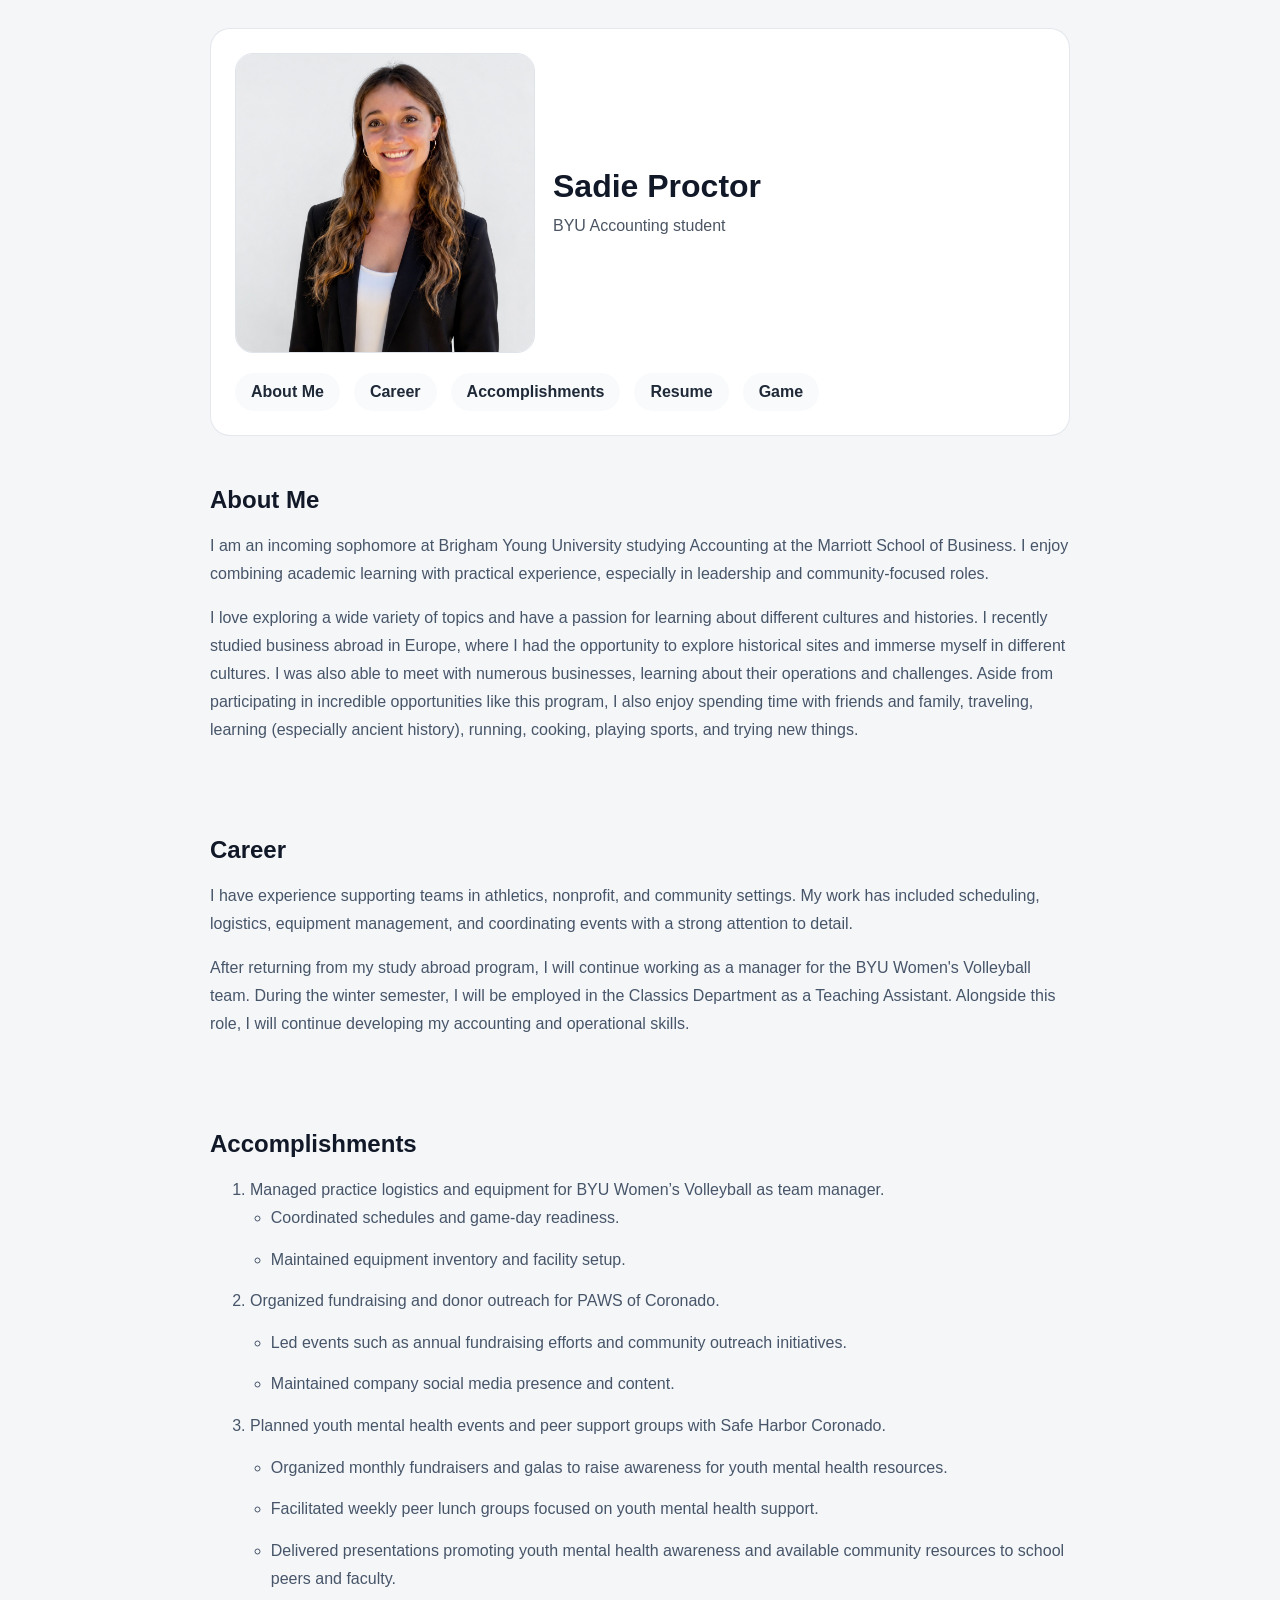
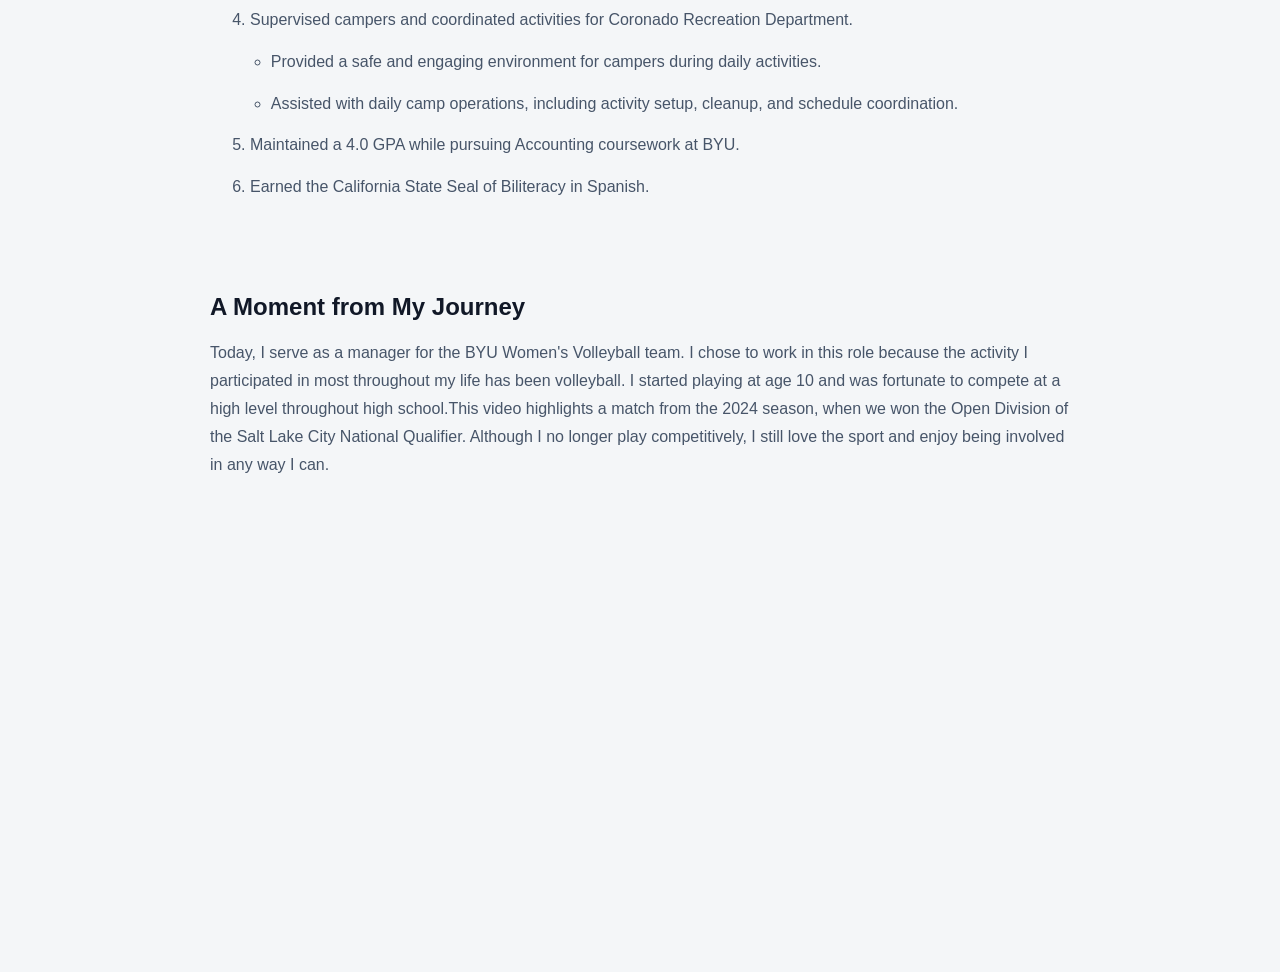
<file: index.html>
<!DOCTYPE html>
<html lang="en">
<head>
    <meta charset="UTF-8">
    <meta name="viewport" content="width=device-width, initial-scale=1.0">
    <title>Sadie Proctor | BYU Student</title>
    <link rel="stylesheet" href="./styles/styles.css">
</head>
<body>

    <div class="container">
        <header class="site-header">
            <div class="header-left">
                <img src="sadieproctorpicture.jpg" alt="Sadie Proctor" class="profile-photo">
                <div>
                    <h1>Sadie Proctor</h1>
                    <p class="subtitle">BYU Accounting student</p>
                </div>
            </div>
            <nav class="header-nav">
                <a href="#AboutMe">About Me</a>
                <a href="#Career">Career</a>
                <a href="#Accomplishments">Accomplishments</a>
                <a href="resume.html" target="_blank">Resume</a>
                <a href="opengame.html" target="_blank">Game</a>
            
        </header>

        <main class="main-content">
            <section id="AboutMe" class="section-block">
                <h2>About Me</h2>
                <p>I am an incoming sophomore at Brigham Young University studying Accounting at the Marriott School of Business. I enjoy combining academic learning with practical experience, especially in leadership and community-focused roles.</p>
                <p>I love exploring a wide variety of topics and have a passion for learning about different cultures and histories. I recently studied business abroad in Europe, where I had the opportunity to explore historical sites and immerse myself in different cultures. I was also able to meet with numerous businesses, learning about their operations and challenges. Aside from participating
                    in incredible opportunities like this program, I also enjoy spending time with friends and family, traveling, learning (especially ancient history), running, cooking, playing sports, and trying new things.</p>
                </p>
            </section>
            <section id="Career" class="section-block">
                <h2>Career</h2>
                <p>I have experience supporting teams in athletics, nonprofit, and community settings. My work has included scheduling, logistics, equipment management, and coordinating events with a strong attention to detail.</p>
                <p>After returning from my study abroad program, I will continue working as a manager for the BYU Women's Volleyball team. During the winter semester, I will be employed in the Classics Department as a Teaching Assistant. Alongside this role, I will continue developing my accounting and operational skills.</p>
            </section>
      
            <section id="Accomplishments" class="section-block">
                <h2>Accomplishments</h2>
                <ol>
                    <li>Managed practice logistics and equipment for BYU Women’s Volleyball as team manager.
                        <ul>
                            <li>Coordinated schedules and game-day readiness.</li>
                            <li>Maintained equipment inventory and facility setup.</li>
                        </ul>
                    </li>
                    <li>Organized fundraising and donor outreach for PAWS of Coronado.</li>
                    <ul>
                        <li>
                            Led events such as annual fundraising efforts and community outreach initiatives.
                        </li>
                        <li> Maintained company social media presence and content.</li>
                    </ul>
                    <li>Planned youth mental health events and peer support groups with Safe Harbor Coronado.</li>
                    <ul>
                        <li>Organized monthly fundraisers and galas to raise awareness for youth mental health resources.</li>
                        <li>Facilitated weekly peer lunch groups focused on youth mental health support.</li>
                        <li>Delivered presentations promoting youth mental health awareness and available community resources to school peers and faculty.</li>
                    </ul>
                    <li>Supervised campers and coordinated activities for Coronado Recreation Department.</li>
                    <ul>
                        <li>Provided a safe and engaging environment for campers during daily activities.</li>
                        <li>Assisted with daily camp operations, including activity setup, cleanup, and schedule coordination.</li>
                    </ul>
                    <li>Maintained a 4.0 GPA while pursuing Accounting coursework at BYU.</li>
                    <li>Earned the California State Seal of Biliteracy in Spanish.</li>
                </ol>
            </section>

        

            <section id="Video" class="section-block">
                <h2>A Moment from My Journey</h2>
                <p>Today, I serve as a manager for the BYU Women's Volleyball team. I chose to work in this role because the activity I participated in most throughout my life has been volleyball. I started playing at age 10 and was fortunate to compete at a high level throughout high school.This video highlights a match from the 2024 season, when we won the Open Division of the Salt Lake City National Qualifier. Although I no longer play competitively, I still love the sport and enjoy being involved in any way I can. 
                <div class="video-wrapper">
                    <iframe class="video-iframe" 
                        src="https://www.youtube.com/embed/I63VdYKXzm8?rel=0" 
                        title="YouTube video player" 
                        frameborder="0" 
                        allow="accelerometer; autoplay; clipboard-write; encrypted-media; gyroscope; picture-in-picture; web-share" 
                        allowfullscreen>
                    </iframe>
                </div>
            </section>
        </main>
    </div>
</body>
</html>
</file>
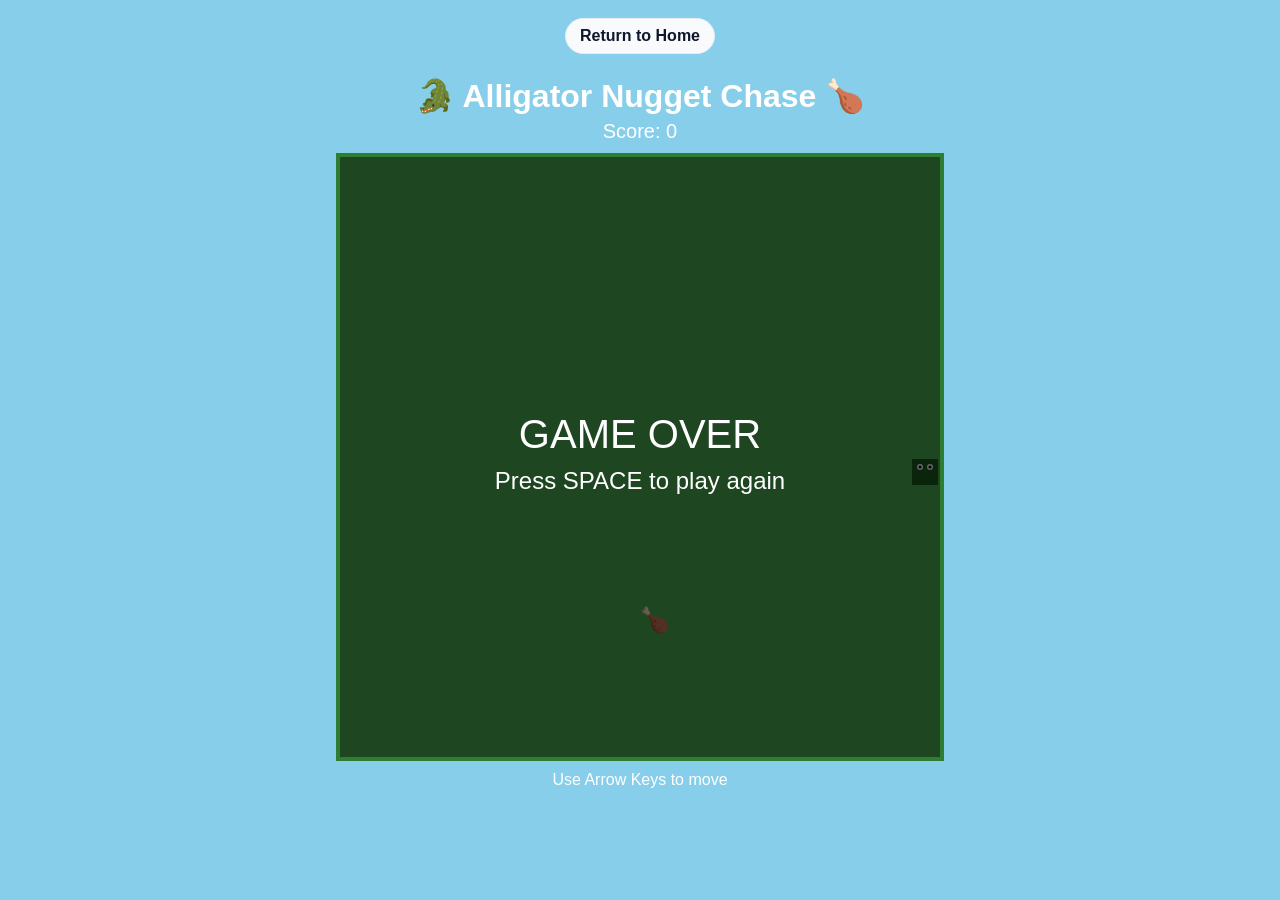
<file: opengame.html>
<!DOCTYPE html>
<html lang="en">
<head>
<meta charset="UTF-8">
<meta name="viewport" content="width=device-width, initial-scale=1.0">
<title>Alligator Nugget Chase</title>
<style>
    body {
        margin: 0;
        background: #87ceeb;
        display: flex;
        flex-direction: column;
        align-items: center;
        font-family: Arial, sans-serif;
        color: #fff;
    }

    .back-link {
        display: inline-block;
        margin: 18px 0 8px;
        padding: 8px 14px;
        border-radius: 999px;
        background: #f8fafc;
        color: #0f172a;
        text-decoration: none;
        border: 1px solid #e6edf4;
        font-weight: 600;
        transition: background 0.2s ease;
    }

    .back-link:hover {
        background: #e2e8f0;
    }

    h1 {
        margin: 15px 0 5px;
    }

    #score {
        font-size: 20px;
        margin-bottom: 10px;
    }

    canvas {
        background: #4caf50;
        border: 4px solid #2e7d32;
    }

    #instructions {
        margin-top: 10px;
        color: white;
    }
</style>
</head>
<body>

<a class="back-link" href="index.html">Return to Home</a>
<h1>🐊 Alligator Nugget Chase 🍗</h1>
<div id="score">Score: 0</div>
<canvas id="game" width="600" height="600"></canvas>
<div id="instructions">Use Arrow Keys to move</div>

<script>
const canvas = document.getElementById("game");
const ctx = canvas.getContext("2d");

const gridSize = 30;
const tileCount = canvas.width / gridSize;

let alligator;
let nugget;
let dx;
let dy;
let score;
let gameOver;

function randomPosition() {
    return {
        x: Math.floor(Math.random() * tileCount),
        y: Math.floor(Math.random() * tileCount)
    };
}

function restartGame() {
    alligator = [{ x: 10, y: 10 }];
    nugget = randomPosition();

    dx = 1;
    dy = 0;

    score = 0;
    gameOver = false;

    document.getElementById("score").textContent = "Score: 0";
}

restartGame();

document.addEventListener("keydown", e => {

    if (gameOver && e.code === "Space") {
        restartGame();
        return;
    }

    if (e.key === "ArrowUp" && dy === 0) {
        dx = 0;
        dy = -1;
    }

    if (e.key === "ArrowDown" && dy === 0) {
        dx = 0;
        dy = 1;
    }

    if (e.key === "ArrowLeft" && dx === 0) {
        dx = -1;
        dy = 0;
    }

    if (e.key === "ArrowRight" && dx === 0) {
        dx = 1;
        dy = 0;
    }
});

function drawAlligatorPart(part, isHead) {
    const px = part.x * gridSize;
    const py = part.y * gridSize;

    ctx.fillStyle = isHead ? "#1b5e20" : "#2e7d32";
    ctx.fillRect(px + 2, py + 2, gridSize - 4, gridSize - 4);

    if (isHead) {
        ctx.fillStyle = "white";

        ctx.beginPath();
        ctx.arc(px + 10, py + 10, 3, 0, Math.PI * 2);
        ctx.arc(px + 20, py + 10, 3, 0, Math.PI * 2);
        ctx.fill();

        ctx.fillStyle = "black";

        ctx.beginPath();
        ctx.arc(px + 10, py + 10, 1.5, 0, Math.PI * 2);
        ctx.arc(px + 20, py + 10, 1.5, 0, Math.PI * 2);
        ctx.fill();
    }
}

function drawNugget() {
    const x = nugget.x * gridSize + gridSize / 2;
    const y = nugget.y * gridSize + gridSize / 2;

    ctx.font = "24px serif";
    ctx.textAlign = "center";
    ctx.textBaseline = "middle";
    ctx.fillText("🍗", x, y);
}

function update() {
    if (gameOver) return;

    const head = {
        x: alligator[0].x + dx,
        y: alligator[0].y + dy
    };

    if (
        head.x < 0 ||
        head.y < 0 ||
        head.x >= tileCount ||
        head.y >= tileCount
    ) {
        gameOver = true;
        return;
    }

    for (let segment of alligator) {
        if (segment.x === head.x && segment.y === head.y) {
            gameOver = true;
            return;
        }
    }

    alligator.unshift(head);

    if (head.x === nugget.x && head.y === nugget.y) {
        score++;

        document.getElementById("score").textContent =
            "Score: " + score;

        do {
            nugget = randomPosition();
        } while (
            alligator.some(
                part => part.x === nugget.x && part.y === nugget.y
            )
        );
    } else {
        alligator.pop();
    }
}

function draw() {
    ctx.fillStyle = "#4caf50";
    ctx.fillRect(0, 0, canvas.width, canvas.height);

    drawNugget();

    alligator.forEach((part, index) => {
        drawAlligatorPart(part, index === 0);
    });

    if (gameOver) {
        ctx.fillStyle = "rgba(0,0,0,0.6)";
        ctx.fillRect(0, 0, canvas.width, canvas.height);

        ctx.fillStyle = "white";
        ctx.font = "40px Arial";
        ctx.textAlign = "center";

        ctx.fillText(
            "GAME OVER",
            canvas.width / 2,
            canvas.height / 2 - 20
        );

        ctx.font = "24px Arial";

        ctx.fillText(
            "Press SPACE to play again",
            canvas.width / 2,
            canvas.height / 2 + 25
        );
    }
}

function gameLoop() {
    update();
    draw();
}

setInterval(gameLoop, 120);
</script>

</body>
</html>
</file>
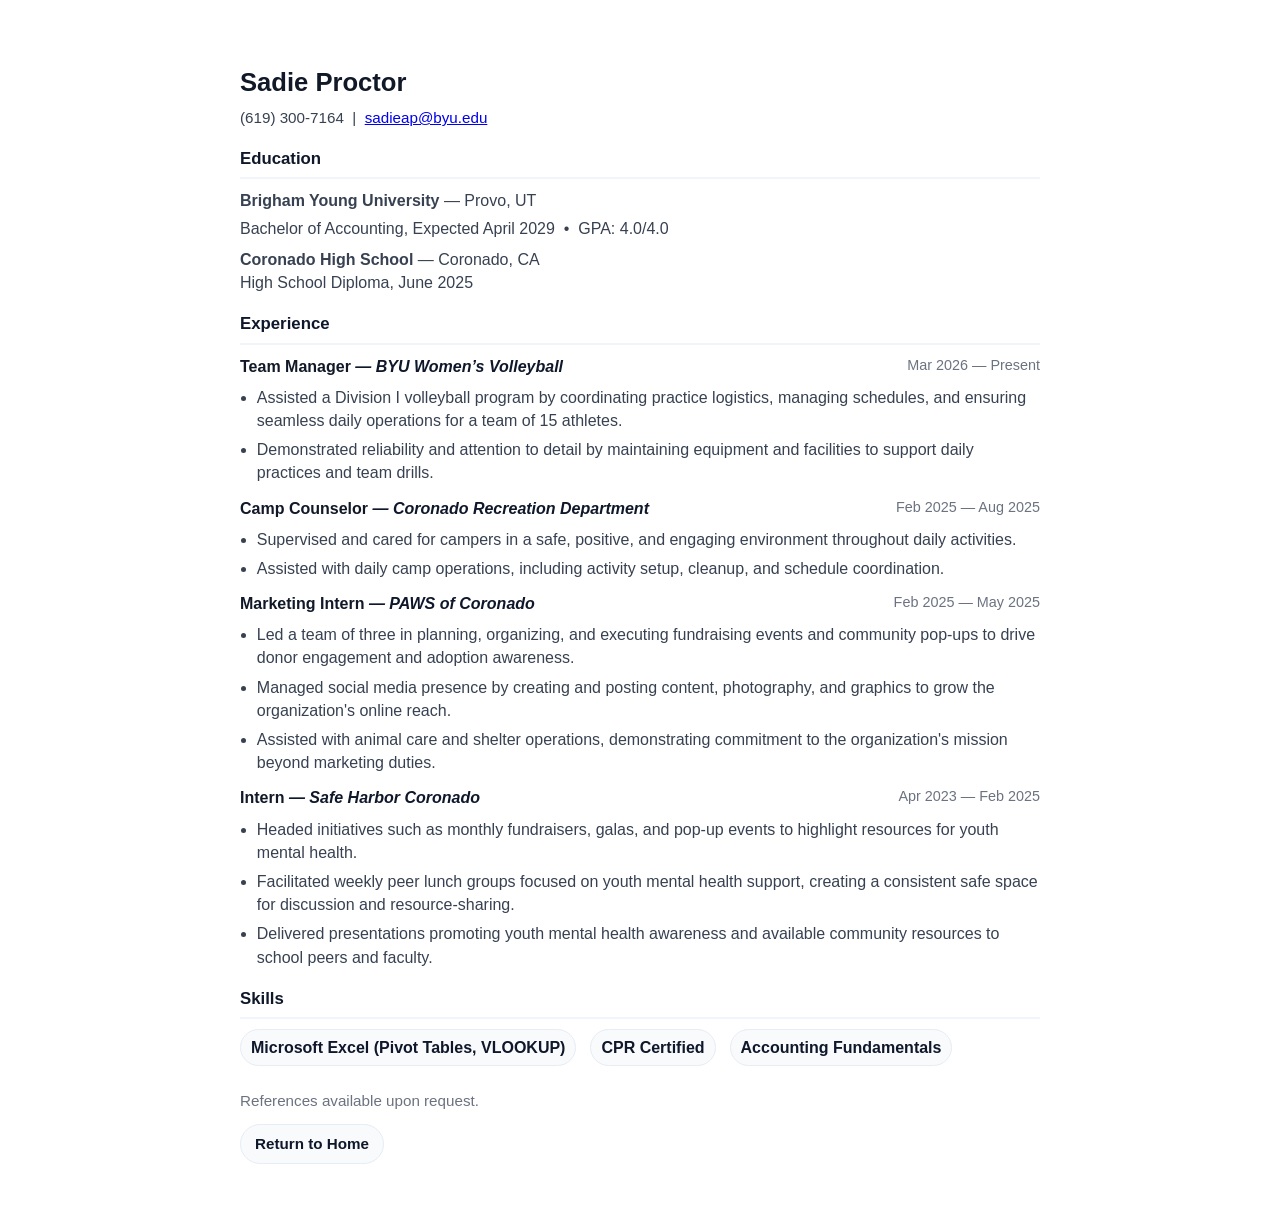
<file: resume.html>
<!DOCTYPE html>
<html lang="en">
<head>
	<meta charset="utf-8">
	<meta name="viewport" content="width=device-width,initial-scale=1">
	<title>Sadie Proctor — Resume</title>
	<style>
		:root{color-scheme:light}
		body{font-family: 'Gill Sans', 'Gill Sans MT', Calibri, 'Trebuchet MS', sans-serif;line-height:1.45;color:#111827;margin:0;background:#fff}
		.wrap{max-width:800px;margin:36px auto;padding:28px}
		header{display:flex;flex-direction:column;gap:6px;margin-bottom:18px}
		h1{font-size:1.6rem;margin:0}
		.contact{color:#374151;font-size:0.95rem}
		section{margin-top:18px}
		h2{font-size:1.05rem;margin:0 0 10px;padding-bottom:6px;border-bottom:2px solid #f1f5f9;color:#0f172a}
		.edu p,.job p{margin:4px 0;color:#374151}
		.job{margin-bottom:12px}
		.job-title{font-weight:700}
		.employer{font-style:italic;color:#0f172a}
		.dates{float:right;color:#6b7280;font-size:0.9rem}
		ul{margin:8px 0 0 1.05rem;padding:0;color:#374151}
		li{margin-bottom:6px}
		.skills{display:flex;gap:14px;flex-wrap:wrap}
		.skill-pill{background:#f8fafc;border:1px solid #e6edf4;padding:6px 10px;border-radius:999px;color:#0f172a;font-weight:600}
		.back-link{display:inline-block;margin-top:12px;padding:8px 14px;border-radius:999px;background:#f8fafc;border:1px solid #e6edf4;color:#0f172a;font-weight:600;text-decoration:none;transition:background 0.2s ease}
		.back-link:hover{background:#e2e8f0}
		footer{margin-top:24px;color:#6b7280;font-size:0.95rem}
		@media (max-width:720px){.dates{float:none;display:block;margin-top:6px}}
	</style>
</head>
<body>
	<div class="wrap">
		<header>
			<h1>Sadie Proctor</h1>
			<div class="contact">(619) 300-7164 &nbsp;|&nbsp; <a href="mailto:sadieap@byu.edu">sadieap@byu.edu</a></div>
		</header>

		<section class="edu">
			<h2>Education</h2>
			<p><strong>Brigham Young University</strong> — Provo, UT</p>
			<p>Bachelor of Accounting, Expected April 2029 &nbsp;•&nbsp; GPA: 4.0/4.0</p>
			<p style="margin-top:8px"><strong>Coronado High School</strong> — Coronado, CA<br>High School Diploma, June 2025</p>
		</section>

		<section>
			<h2>Experience</h2>

			<div class="job">
				<div class="dates">Mar 2026 — Present</div>
				<div class="job-title">Team Manager <span class="employer">— BYU Women’s Volleyball</span></div>
				<ul>
					<li>Assisted a Division I volleyball program by coordinating practice logistics, managing schedules, and ensuring seamless daily operations for a team of 15 athletes.</li>
					<li>Demonstrated reliability and attention to detail by maintaining equipment and facilities to support daily practices and team drills.</li>
				</ul>
			</div>

			<div class="job">
				<div class="dates">Feb 2025 — Aug 2025</div>
				<div class="job-title">Camp Counselor <span class="employer">— Coronado Recreation Department</span></div>
				<ul>
					<li>Supervised and cared for campers in a safe, positive, and engaging environment throughout daily activities.</li>
					<li>Assisted with daily camp operations, including activity setup, cleanup, and schedule coordination.</li>
				</ul>
			</div>

			<div class="job">
				<div class="dates">Feb 2025 — May 2025</div>
				<div class="job-title">Marketing Intern <span class="employer">— PAWS of Coronado</span></div>
				<ul>
					<li>Led a team of three in planning, organizing, and executing fundraising events and community pop-ups to drive donor engagement and adoption awareness.</li>
					<li>Managed social media presence by creating and posting content, photography, and graphics to grow the organization's online reach.</li>
					<li>Assisted with animal care and shelter operations, demonstrating commitment to the organization's mission beyond marketing duties.</li>
				</ul>
			</div>

			<div class="job">
				<div class="dates">Apr 2023 — Feb 2025</div>
				<div class="job-title">Intern <span class="employer">— Safe Harbor Coronado</span></div>
				<ul>
					<li>Headed initiatives such as monthly fundraisers, galas, and pop-up events to highlight resources for youth mental health.</li>
					<li>Facilitated weekly peer lunch groups focused on youth mental health support, creating a consistent safe space for discussion and resource-sharing.</li>
					<li>Delivered presentations promoting youth mental health awareness and available community resources to school peers and faculty.</li>
				</ul>
			</div>
		</section>

		<section>
			<h2>Skills</h2>
			<div class="skills">
				<div class="skill-pill">Microsoft Excel (Pivot Tables, VLOOKUP)</div>
				<div class="skill-pill">CPR Certified</div>
				<div class="skill-pill">Accounting Fundamentals</div>
			</div>
		</section>

		<footer>
			References available upon request.
			<br>
			<a class="back-link" href="index.html">Return to Home</a>
		</footer>
	</div>
</body>
</html>
</file>
<file: styles/styles.css>
:root {
    color-scheme: light;
    font-family:'Gill Sans', 'Gill Sans MT', Calibri, 'Trebuchet MS', sans-serif;
    background: #f4f6f8;
    color: #111827;
}
* {
    box-sizing: border-box;
}
body {
    margin: 0;
    background: #f4f6f8;
}
.container {
    max-width: 900px;
    margin: 0 auto;
    padding: 28px 20px 40px;
}
.site-header {
    display: flex;
    flex-wrap: wrap;
    justify-content: space-between;
    align-items: center;
    gap: 20px;
    background: #ffffff;
    border: 1px solid rgba(148, 163, 184, 0.25);
    border-radius: 20px;
    padding: 24px;
    margin-bottom: 24px;
}
.header-left {
    display: flex;
    align-items: center;
    gap: 18px;
}
.profile-photo {
    width: 300px;
    height: 300px;
    border-radius: 18px;
    object-fit: cover;
    border: 1px solid rgba(148, 163, 184, 0.3);
}
.site-header h1 {
    margin: 0;
    font-size: 2rem;
}
.subtitle {
    margin: 8px 0 0;
    color: #4b5563;
    line-height: 1.6;
}
a {
    color:black;
    text-decoration: none;
}
a:hover
{
    text-decoration: underline;
    color:lightblue;
}
.header-nav {
    display: flex;
    flex-wrap: wrap;
    gap: 14px;
}
.header-nav a {
    color: #1f2937;
    text-decoration: none;
    font-weight: 600;
    padding: 10px 16px;
    border-radius: 999px;
    background: #f8fafc;
    transition: background 0.2s ease;
}
.header-nav a:hover {
    background: #e2e8f0;
}
.main-content {
    display: grid;
    gap: 24px;
}
.section-block {
    background: transparent;
    border: none;
    border-radius: 0;
    padding: 26px 0;
}
.section-block h2 {
    margin-top: 0;
    margin-bottom: 18px;
    color: #111827;
    font-size: 1.5rem;
}
.section-block p,
.section-block li {
    color: #475569;
    line-height: 1.75;
}
.section-block ul {
    padding-left: 1.3rem;
    margin: 0;
}
.section-block li {
    margin-bottom: 0.85rem;
}
.video-wrapper {
    width: 100%;
    max-width: 720px;
    margin-top: 18px;
}
.video-iframe {
    width: 100%;
    height: 405px;
    border: 0;
}
.site-footer {
    margin-top: 24px;
    text-align: center;
    color: #475569;
}
.site-footer a {
    color: #1f2937;
    text-decoration: none;
    font-weight: 600;
}
@media (max-width: 720px) {
    .site-header {
        padding: 20px;
    }
    .profile-photo {
        width: 88px;
        height: 88px;
    }
    .header-nav {
        width: 100%;
        justify-content: flex-start;
    }
}
</file>
